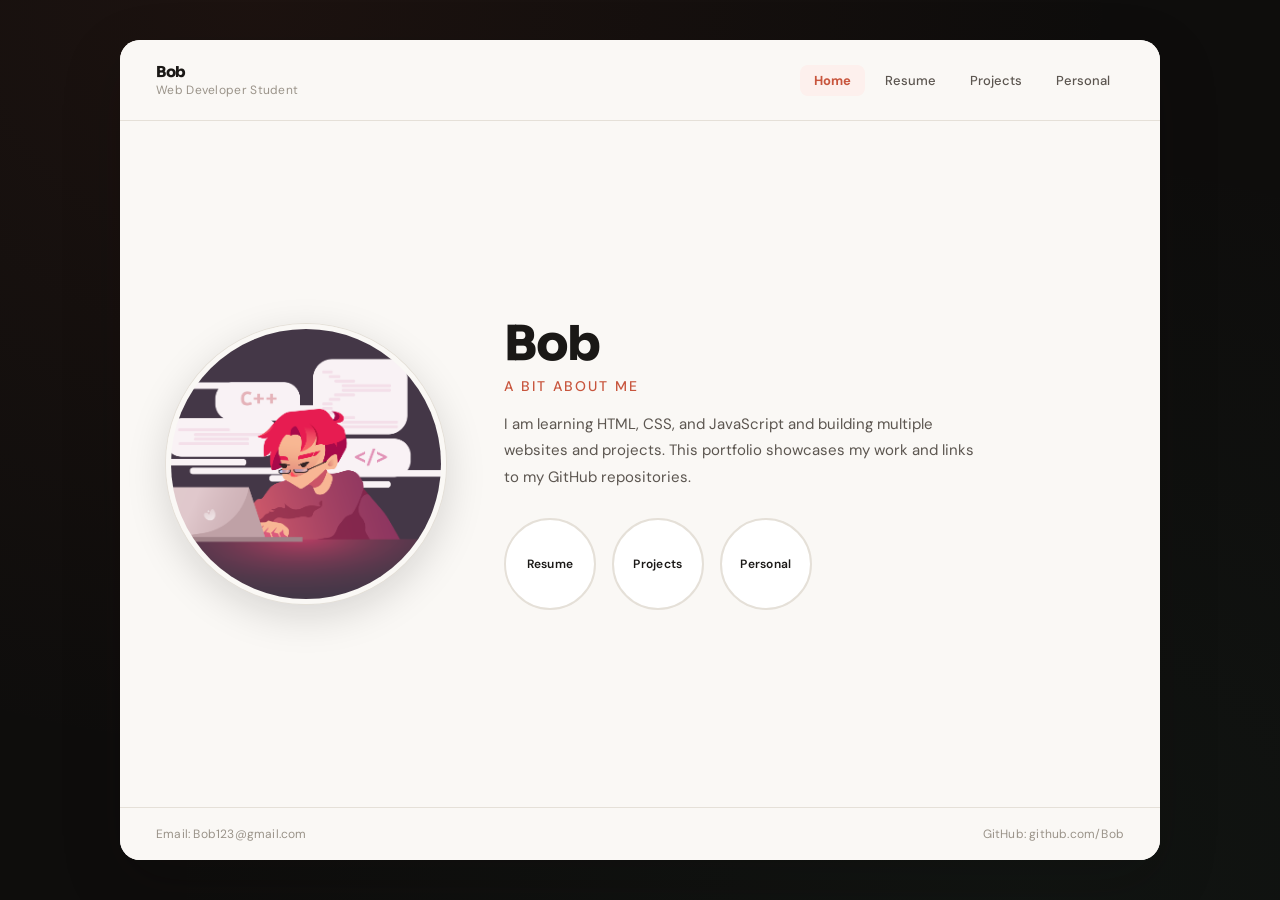
<file: index.html>
<!DOCTYPE html>
<html lang="en">
<head>
<meta charset="UTF-8">
<meta name="viewport" content="width=device-width, initial-scale=1.0">
<title>Portfolio | Home</title>
<link rel="preconnect" href="https://fonts.googleapis.com">
<link rel="preconnect" href="https://fonts.gstatic.com" crossorigin>
<link href="https://fonts.googleapis.com/css2?family=DM+Sans:wght@400;500;600;700&family=Sora:wght@600;700;800&display=swap" rel="stylesheet">
<link rel="stylesheet" href="style.css">
</head>
<body>

<div class="page-wrap">
<div class="site">

<header class="topbar">
<div class="brand">
<div class="brand-name">Bob</div>
<div class="brand-title">Web Developer Student</div>
</div>

<nav class="nav">
<a href="index.html" class="active">Home</a>
<a href="resume.html">Resume</a>
<a href="projects.html">Projects</a>
<a href="personal.html">Personal</a>
</nav>
</header>

<main class="main home-page">
<section class="hero">

<div class="photo-wrap">
<img src="PFP.jpg" alt="Profile Photo" class="photo">
</div>

<div class="hero-content">
<h1>Bob</h1>
<h3>A Bit About Me</h3>

<p>
I am learning HTML, CSS, and JavaScript and building multiple websites
and projects. This portfolio showcases my work and links to my GitHub repositories.
</p>

<div class="circle-links">
<a href="resume.html" class="circle resume">Resume</a>
<a href="projects.html" class="circle research">Projects</a>
<a href="personal.html" class="circle personal">Personal</a>
</div>
</div>

</section>
</main>


<footer class="footer">
<span>Email: Bob123@gmail.com</span>
<span>GitHub: github.com/Bob</span>
</footer>

</div>
</div>

</body>
</html>
</file>
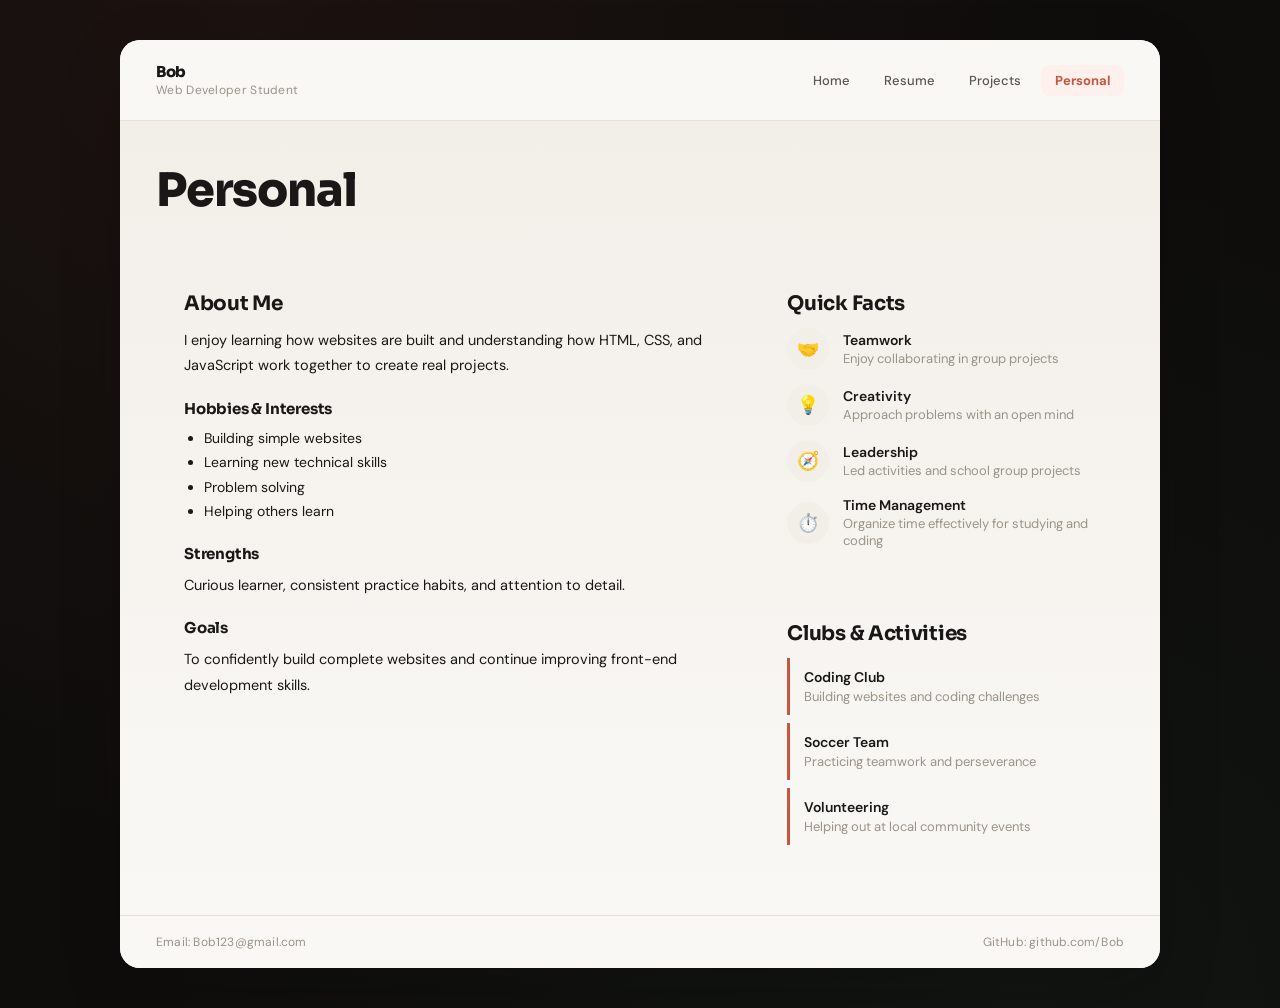
<file: personal.html>
<!DOCTYPE html>
<html lang="en">
<head>
<meta charset="UTF-8">
<meta name="viewport" content="width=device-width, initial-scale=1.0">
<title>Portfolio | Personal</title>
<link rel="preconnect" href="https://fonts.googleapis.com">
<link rel="preconnect" href="https://fonts.gstatic.com" crossorigin>
<link href="https://fonts.googleapis.com/css2?family=DM+Sans:wght@400;500;600;700&family=Sora:wght@600;700;800&display=swap" rel="stylesheet">
<link rel="stylesheet" href="style.css">
</head>
<body>

<div class="page-wrap">
<div class="site">

<header class="topbar">
<div class="brand">
<div class="brand-name">Bob</div>
<div class="brand-title">Web Developer Student</div>
</div>
<nav class="nav">
<a href="index.html">Home</a>
<a href="resume.html">Resume</a>
<a href="projects.html">Projects</a>
<a href="personal.html" class="active">Personal</a>
</nav>
</header>

<main class="main personal-page">

<h1 class="page-title">Personal</h1>
<div class="page-divider"></div>

<div class="personal-grid">

<!-- Left column: About Me -->
<section class="card">
<h2 class="card-title">About Me</h2>
<p class="card-text">
I enjoy learning how websites are built and understanding
how HTML, CSS, and JavaScript work together to create real projects.
</p>

<h3 class="subhead">Hobbies &amp; Interests</h3>
<ul class="simple-list">
<li>Building simple websites</li>
<li>Learning new technical skills</li>
<li>Problem solving</li>
<li>Helping others learn</li>
</ul>

<h3 class="subhead">Strengths</h3>
<p class="card-text">Curious learner, consistent practice habits, and attention to detail.</p>

<h3 class="subhead">Goals</h3>
<p class="card-text">To confidently build complete websites and continue improving front-end development skills.</p>
</section>

<!-- Right column: Quick Facts + Clubs -->
<div class="personal-right">

<section class="card">
<h2 class="card-title">Quick Facts</h2>
<div class="facts-list">
<div class="fact-item">
<div class="fact-icon">🤝</div>
<div>
<div class="fact-title">Teamwork</div>
<div class="fact-text">Enjoy collaborating in group projects</div>
</div>
</div>
<div class="fact-item">
<div class="fact-icon">💡</div>
<div>
<div class="fact-title">Creativity</div>
<div class="fact-text">Approach problems with an open mind</div>
</div>
</div>
<div class="fact-item">
<div class="fact-icon">🧭</div>
<div>
<div class="fact-title">Leadership</div>
<div class="fact-text">Led activities and school group projects</div>
</div>
</div>
<div class="fact-item">
<div class="fact-icon">⏱️</div>
<div>
<div class="fact-title">Time Management</div>
<div class="fact-text">Organize time effectively for studying and coding</div>
</div>
</div>
</div>
</section>

<section class="card">
<h2 class="card-title">Clubs &amp; Activities</h2>
<ul class="club-list">
<li>
<div class="club-title">Coding Club</div>
<div class="club-desc">Building websites and coding challenges</div>
</li>
<li>
<div class="club-title">Soccer Team</div>
<div class="club-desc">Practicing teamwork and perseverance</div>
</li>
<li>
<div class="club-title">Volunteering</div>
<div class="club-desc">Helping out at local community events</div>
</li>
</ul>
</section>

</div>
</div>

</main>

<footer class="footer">
<span>Email:  Bob123@gmail.com</span>
<span>GitHub: github.com/Bob</span>
</footer>

</div>
</div>

</body>
</html>
</file>
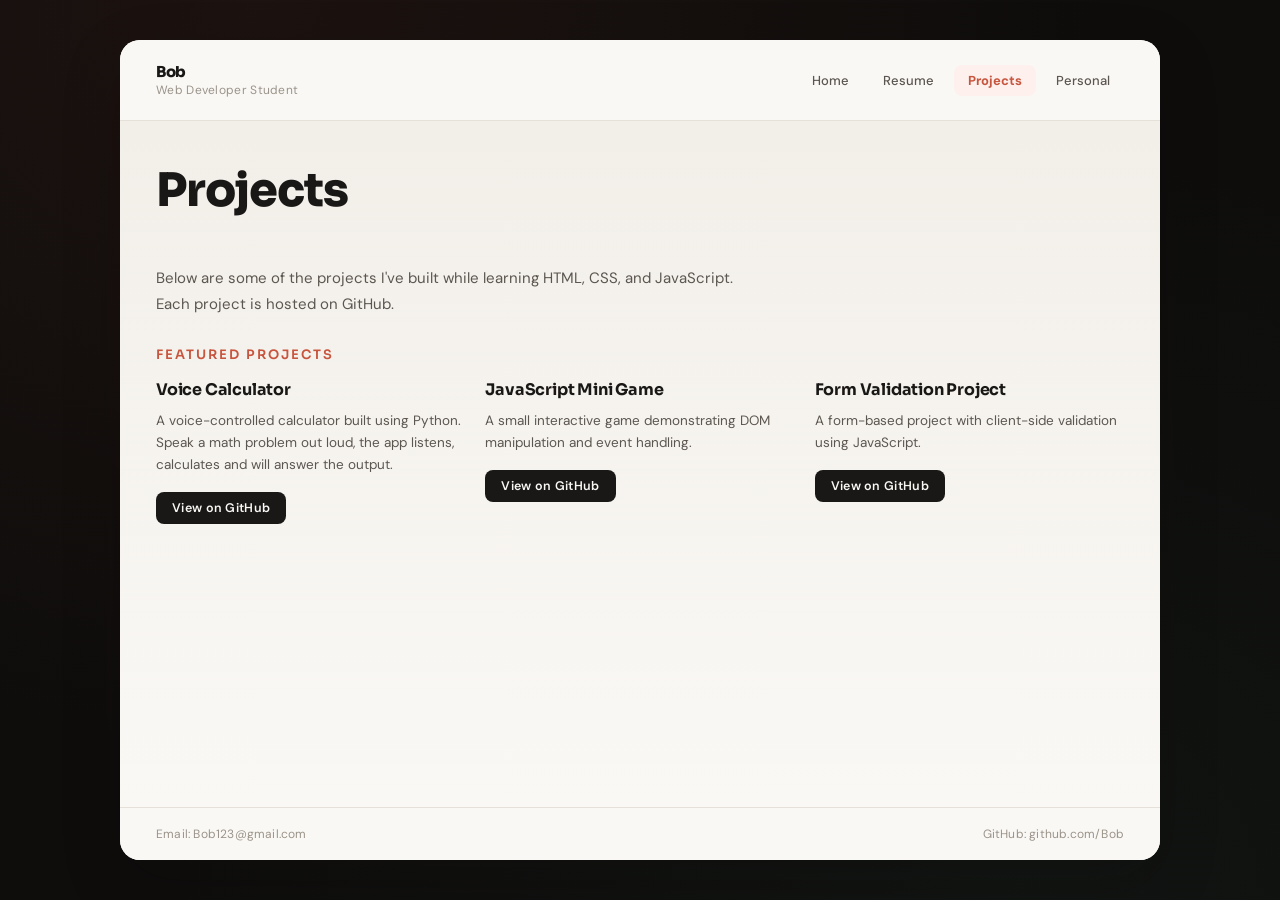
<file: projects.html>
<!DOCTYPE html>
<html lang="en">
<head>
<meta charset="UTF-8">
<meta name="viewport" content="width=device-width, initial-scale=1.0">
<title>Portfolio | Projects</title>
<link rel="preconnect" href="https://fonts.googleapis.com">
<link rel="preconnect" href="https://fonts.gstatic.com" crossorigin>
<link href="https://fonts.googleapis.com/css2?family=DM+Sans:wght@400;500;600;700&family=Sora:wght@600;700;800&display=swap" rel="stylesheet">
<link rel="stylesheet" href="style.css">
</head>
<body>

<div class="page-wrap">
<div class="site">

<header class="topbar">
<div class="brand">
<div class="brand-name">Bob</div>
<div class="brand-title">Web Developer Student</div>
</div>
<nav class="nav">
<a href="index.html">Home</a>
<a href="resume.html">Resume</a>
<a href="projects.html" class="active">Projects</a>
<a href="personal.html">Personal</a>
</nav>
</header>

<main class="main resume-page">

<h1 class="page-title">Projects</h1>
<div class="page-divider"></div>

<p class="projects-intro">
Below are some of the projects I've built while learning HTML, CSS,
and JavaScript. Each project is hosted on GitHub.
</p>

<h3 class="projects-subtitle">Featured Projects</h3>

<div class="projects-grid">

<div class="project-card">
<h4>Voice Calculator</h4>
<p>A voice-controlled calculator built using Python. Speak a math problem out loud, the app listens, calculates and will answer the output.</p>
<a href="#" target="_blank">View on GitHub</a>
</div>

<div class="project-card">
<h4>JavaScript Mini Game</h4>
<p>A small interactive game demonstrating DOM manipulation and event handling.</p>
<a href="#" target="_blank">View on GitHub</a>
</div>

<div class="project-card">
<h4>Form Validation Project</h4>
<p>A form-based project with client-side validation using JavaScript.</p>
<a href="#" target="_blank">View on GitHub</a>
</div>

</div>

</main>

<footer class="footer">
<span>Email:  Bob123@gmail.com</span>
<span>GitHub: github.com/Bob</span>
</footer>

</div>
</div>

</body>
</html>
</file>
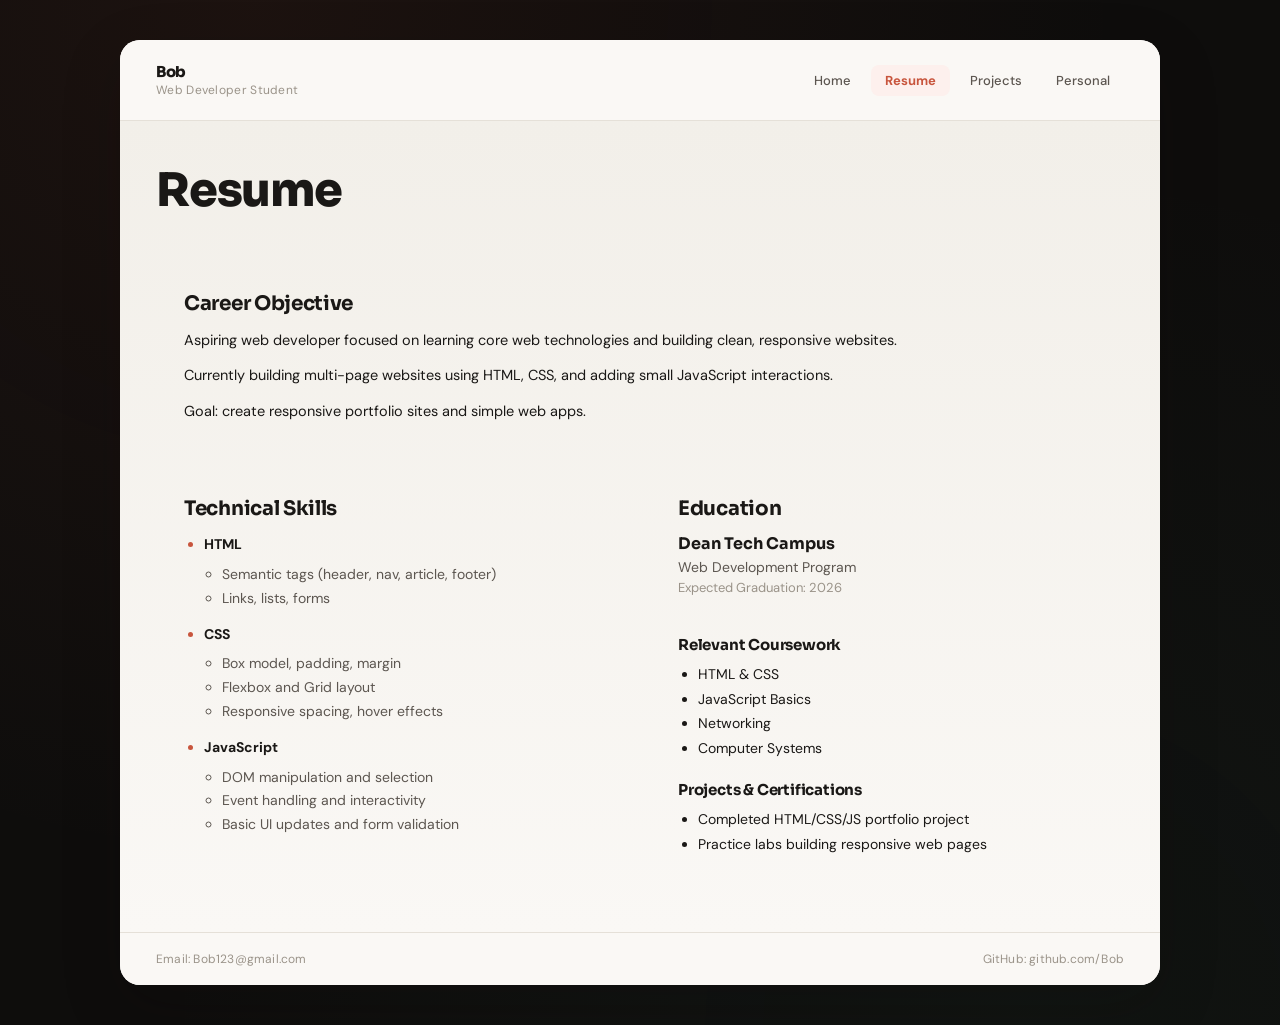
<file: resume.html>
<!DOCTYPE html>
<html lang="en">
<head>
<meta charset="UTF-8">
<meta name="viewport" content="width=device-width, initial-scale=1.0">
<title>Portfolio | Resume</title>
<link rel="preconnect" href="https://fonts.googleapis.com">
<link rel="preconnect" href="https://fonts.gstatic.com" crossorigin>
<link href="https://fonts.googleapis.com/css2?family=DM+Sans:wght@400;500;600;700&family=Sora:wght@600;700;800&display=swap" rel="stylesheet">
<link rel="stylesheet" href="style.css">
</head>
<body>

<div class="page-wrap">
<div class="site">

<header class="topbar">
<div class="brand">
<div class="brand-name">Bob</div>
<div class="brand-title">Web Developer Student</div>
</div>
<nav class="nav">
<a href="index.html">Home</a>
<a href="resume.html" class="active">Resume</a>
<a href="projects.html">Projects</a>
<a href="personal.html">Personal</a>
</nav>
</header>

<main class="main resume-page">

<h1 class="page-title">Resume</h1>
<div class="page-divider"></div>

<!-- Career Objective -->
<section class="card">
<h2 class="card-title">Career Objective</h2>
<p class="card-text">Aspiring web developer focused on learning core web technologies and building clean, responsive websites.</p>
<p class="card-text">Currently building multi-page websites using HTML, CSS, and adding small JavaScript interactions.</p>
<p class="card-text">Goal: create responsive portfolio sites and simple web apps.</p>
</section>

<!-- Two-column grid -->
<div class="resume-grid">

<section class="card">
<h2 class="card-title">Technical Skills</h2>
<ul class="skill-list">
<li><strong>HTML</strong>
<ul>
<li>Semantic tags (header, nav, article, footer)</li>
<li>Links, lists, forms</li>
</ul>
</li>
<li><strong>CSS</strong>
<ul>
<li>Box model, padding, margin</li>
<li>Flexbox and Grid layout</li>
<li>Responsive spacing, hover effects</li>
</ul>
</li>
<li><strong>JavaScript</strong>
<ul>
<li>DOM manipulation and selection</li>
<li>Event handling and interactivity</li>
<li>Basic UI updates and form validation</li>
</ul>
</li>
</ul>
</section>

<section class="card">
<h2 class="card-title">Education</h2>
<div class="edu-block">
<div class="edu-school">Dean Tech Campus</div>
<div class="edu-program">Web Development Program</div>
<div class="edu-grad">Expected Graduation: 2026</div>
</div>
<div class="mini-divider"></div>
<h3 class="subhead">Relevant Coursework</h3>
<ul class="simple-list">
<li>HTML &amp; CSS</li>
<li>JavaScript Basics</li>
<li>Networking</li>
<li>Computer Systems</li>
</ul>
<h3 class="subhead">Projects &amp; Certifications</h3>
<ul class="simple-list">
<li>Completed HTML/CSS/JS portfolio project</li>
<li>Practice labs building responsive web pages</li>
</ul>
</section>

</div>
</main>

<footer class="footer">
<span>Email:  Bob123@gmail.com</span>
<span>GitHub: github.com/Bob</span>
</footer>

</div>
</div>

</body>
</html>
</file>
<file: style.css>
:root {
--bg-deep:    #0e0d0c;
--bg-site:    #faf8f5;
--bg-card:    #ffffff;
--bg-subtle:  #f2efe9;
--text-primary:   #1a1816;
--text-secondary: #5c5650;
--text-muted:     #9a9389;
--border:     #e5e0d8;
--accent:     #c8553d;
--accent-soft: #fdf0ed;
--green-tag:  #3d8c6e;
--green-soft: #eaf5f0;
--gold-tag:   #b8860b;
--gold-soft:  #fdf6e3;
--shadow-sm:  0 2px 8px rgba(14,13,12,0.06);
--shadow-md:  0 8px 30px rgba(14,13,12,0.10);
--shadow-lg:  0 20px 60px rgba(14,13,12,0.18);
--radius-sm:  8px;
--radius-md:  14px;
--radius-lg:  20px;
}

* { box-sizing: border-box; margin: 0; padding: 0; }

body {
font-family: 'DM Sans', sans-serif;
background: var(--bg-deep);
color: var(--text-primary);
-webkit-font-smoothing: antialiased;
}
@keyframes fadeUp {
from { opacity: 0; transform: translateY(24px); }
to   { opacity: 1; transform: translateY(0); }
}

@keyframes fadeIn {
from { opacity: 0; }
to   { opacity: 1; }
}

@keyframes scaleIn {
from { opacity: 0; transform: scale(0.92); }
to   { opacity: 1; transform: scale(1); }
}

@keyframes dividerGrow {
from { width: 0; }
to   { width: 100%; }
}

@keyframes fadeUp {
from { opacity: 0; transform: translateY(24px); }
to   { opacity: 1; transform: translateY(0); }
}

@keyframes fadeIn {
from { opacity: 0; }
to   { opacity: 1; }
}

@keyframes scaleIn {
from { opacity: 0; transform: scale(0.92); }
to   { opacity: 1; transform: scale(1); }
}

@keyframes dividerGrow {
from { width: 0; }
to   { width: 100%; }
}

.page-wrap {
min-height: 100vh;
display: flex;
justify-content: center;
padding: 40px 24px;
background:
  radial-gradient(ellipse at 20% 0%, rgba(200,85,61,0.08) 0%, transparent 60%),
  radial-gradient(ellipse at 80% 100%, rgba(61,140,110,0.06) 0%, transparent 60%),
  var(--bg-deep);
}
.site {
width: 1040px;
max-width: 100%;
background: var(--bg-site);
border-radius: var(--radius-lg);
box-shadow: var(--shadow-lg);
overflow: hidden;
display: flex;
flex-direction: column;
animation: scaleIn 0.6s ease-out both;
}

.topbar {
display: flex;
justify-content: space-between;
align-items: center;
padding: 22px 36px;
border-bottom: 1px solid var(--border);
background: var(--bg-site);
animation: fadeIn 0.5s ease-out 0.2s both;
}
.brand-name {
font-family: 'Sora', sans-serif;
font-weight: 800;
font-size: 15px;
letter-spacing: -0.3px;
color: var(--text-primary);
}

.brand-title {
font-size: 12px;
color: var(--text-muted);
margin-top: 1px;
letter-spacing: 0.3px;
}
.nav {
display: flex;
gap: 6px;
}

.nav a {
text-decoration: none;
font-size: 13px;
font-weight: 500;
color: var(--text-secondary);
padding: 7px 14px;
border-radius: 8px;
transition: all 0.25s ease;
}

.nav a:hover {
color: var(--text-primary);
background: var(--bg-subtle);
}

.nav a.active {
color: var(--accent);
font-weight: 700;
background: var(--accent-soft);
}
.footer {
display: flex;
justify-content: space-between;
padding: 18px 36px;
border-top: 1px solid var(--border);
font-size: 12px;
color: var(--text-muted);
background: var(--bg-site);
letter-spacing: 0.2px;
}
.main {
flex: 1;
padding: 44px 36px;
}
.main.home-page {
display: flex;
align-items: center;
}
.hero {
display: flex;
gap: 48px;
align-items: center;
animation: fadeUp 0.7s ease-out 0.3s both;

}
.photo-wrap {
width: 300px;
height: 300px;
display: flex;
align-items: center;
justify-content: center;
flex-shrink: 0;
}

.photo {
width: 280px;
height: 280px;
border-radius: 50%;
object-fit: cover;
border: 5px solid var(--bg-site);
box-shadow:
0 0 0 1px var(--border),
0 12px 40px rgba(14,13,12,0.15);
transition: transform 0.4s ease, box-shadow 0.4s ease;
}

.photo:hover {
transform: scale(1.03);
box-shadow:
0 0 0 1px var(--accent),
0 16px 50px rgba(200,85,61,0.18);
}
.hero-content h1 {
font-family: 'Sora', sans-serif;
font-size: 48px;
font-weight: 800;
letter-spacing: -1.5px;
line-height: 1.1;
margin: 0 0 6px;
}

.hero-content h3 {
font-size: 14px;
font-weight: 500;
color: var(--accent);
letter-spacing: 2px;
text-transform: uppercase;
margin: 0 0 16px;
}

.hero-content p {
max-width: 480px;
font-size: 15px;
line-height: 1.75;
color: var(--text-secondary);
}
.circle-links {
display: flex;
gap: 16px;
margin-top: 28px;
}

.circle {
width: 92px;
height: 92px;
border-radius: 50%;
text-decoration: none;
color: var(--text-primary);
font-size: 12px;
font-weight: 600;
letter-spacing: 0.3px;
display: flex;
align-items: center;
justify-content: center;
border: 2px solid var(--border);
background: var(--bg-card);
transition: all 0.3s ease;
}

.circle:hover {
transform: translateY(-6px);
box-shadow: var(--shadow-md);
border-color: transparent;
}

.circle.resume:hover { border-color: var(--green-tag); color: var(--green-tag); }
.circle.research:hover { border-color: var(--gold-tag); color: var(--gold-tag); }
.circle.personal:hover { border-color: var(--accent); color: var(--accent); }
.page-title {
font-family: 'Sora', sans-serif;
font-size: 46px;
font-weight: 800;
letter-spacing: -1.2px;
color: var(--text-primary);
animation: fadeUp 0.6s ease-out 0.2s both;
}

.page-title {
font-family: 'Sora', sans-serif;
font-size: 46px;
font-weight: 800;
letter-spacing: -1.2px;
color: var( -- text-primary);
animation: fadeUp 0.6s ease-out 0.2s both;

}

.page-divider {
height: 2px;
background: linear-gradient(90deg, var( -- accent), var( -- border) 60%,
transparent) ;
margin: 16px 0 28px;
animation: dividerGrow 0.8s ease-out 0.4s both;

}
.card {
background: var( -- bg-card);
border: 1px solid var( -- border);
border-radius: var( -- radius-md);
padding: 26px 28px;
box-shadow: var( -- shadow-sm);
transition: box-shadow 0.3s ease, transform 0.3s ease;
animation: fadeUp 0.6s ease-out 0.4s both;

}

.card:hover {
box-shadow: var( -- shadow-md);
transform: translateY(-2px);

}

.card-title {
font-family: 'Sora', sans-serif;
font-size: 20px;
font-weight: 700;
color: var( -- text-primary);
margin: 0 0 12px;
letter-spacing: -0.3px;

}

.card-text {
margin: 10px 0 0;
font-size: 14.5px;
line-height: 1.75;
color: var( -- text-secondary);

}
.main.resume-page,
.main.personal-page {
padding: 40px 36px 36px;
background: linear-gradient(180deg, var(--bg-subtle) 0%, var(--bg-site) 100%);
}

.mini-divider {
height: 1px;
background: var( -- border);
margin: 18px 0;

}

.subhead {
font-family: 'Sora', sans-serif;
margin: 20px 0 8px;
font-size: 15px;
font-weight: 700;
color: var( -- text-primary);
letter-spacing: -0.2px;

}

.simple-list {
margin: 0 0 14px;
padding-left: 20px;
line-height: 1.75;
color: var( -- text-secondary) ;
font-size: 14px;

}

.simple-list li::marker {
color: var( -- accent);

}
.main.resume-page,

.main.personal-page {
padding: 40px 36px 36px;
background: linear-gradient(180deg, var(--bg-subtle) 0%, var(--bg-site) 100%);
}
.resume-grid {
display: grid;
grid-template-columns: 1fr 1fr;
gap: 20px;
margin-top: 20px;
}

.resume-grid .card:nth-child(1) { animation-delay: 0.5s; }
.resume-grid .card:nth-child(2) { animation-delay: 0.65s; }
.skill-list {
margin: 0;
padding-left: 20px;
font-size: 14px;
line-height: 1.7;
color: var(--text-secondary);
}

.skill-list > li {
margin: 12px 0;
color: var(--text-primary);
font-weight: 600;
}

.skill-list > li::marker { color: var(--accent); }

.skill-list ul {
margin: 6px 0 0;
padding-left: 18px;
font-weight: 400;
color: var(--text-secondary);
}

.edu-block { margin-top: 6px; }

.edu-school {
font-family: 'Sora', sans-serif;
font-weight: 700;
font-size: 16px;
margin-bottom: 4px;
}

.edu-program {
font-size: 14px;
color: var(--text-secondary);
margin: 3px 0;
}

.edu-grad {
font-size: 13px;
color: var(--text-muted);
margin: 3px 0;
}
.projects-intro {
font-size: 15px;
line-height: 1.75;
color: var(--text-secondary);
max-width: 600px;
animation: fadeUp 0.6s ease-out 0.3s both;
}

.projects-subtitle {
font-family: 'Sora', sans-serif;
font-size: 13px;
font-weight: 600;
text-transform: uppercase;
letter-spacing: 2px;
color: var(--accent);
margin-top: 28px;
margin-bottom: 4px;
animation: fadeUp 0.6s ease-out 0.4s both;
}

.projects-grid {
display: grid;
grid-template-columns: repeat(3, 1fr);
gap: 20px;
margin-top: 16px;
}
project-card {
border: 1px solid var(--border);
border-radius: var(--radius-md);
padding: 24px;
background: var(--bg-card);
box-shadow: var(--shadow-sm);
transition: all 0.35s ease;
animation: fadeUp 0.6s ease-out both;
position: relative;
overflow: hidden;
}

.project-card::before {
content: '';
position: absolute;
top: 0;
left: 0;
right: 0;
height: 3px;
background: linear-gradient(90deg, var(--accent), var(--gold-tag));
transform: scaleX(0);
transform-origin: left;
transition: transform 0.35s ease;
}

.project-card:hover::before {
transform: scaleX(1);
}

.project-card:nth-child(1) { animation-delay: 0.45s; }
.project-card:nth-child(2) { animation-delay: 0.55s; }
.project-card:nth-child(3) { animation-delay: 0.65s; }
.project-card:nth-child(4) { animation-delay: 0.75s; }
.project-card:nth-child(5) { animation-delay: 0.85s; }
.project-card:nth-child(6) { animation-delay: 0.95s; }
.project-card:nth-child(n+7) { animation-delay: 1s; }
.project-card h4 {
font-family: 'Sora', sans-serif;
margin: 0 0 10px;
font-size: 16px;
font-weight: 700;
letter-spacing: -0.2px;
}

.project-card p {
margin: 0 0 16px;
font-size: 13.5px;
line-height: 1.65;
color: var(--text-secondary);
}

.project-card a {
display: inline-block;
text-decoration: none;
font-size: 12.5px;
font-weight: 600;
padding: 8px 16px;
border-radius: var(--radius-sm);
background: var(--text-primary);
color: var(--bg-site);
letter-spacing: 0.3px;
transition: all 0.25s ease;
}

.project-card a:hover {
background: var(--accent);
transform: translateY(-1px);
}

.project-card:hover {
transform: translateY(-5px);
box-shadow: var(--shadow-md);
border-color: transparent;
}
.personal-grid {
display: grid;
grid-template-columns: 1.6fr 1fr;
gap: 20px;
align-items: start;
}

.personal-grid > .card { animation-delay: 0.45s; }

.personal-right {
display: grid;
gap: 20px;
}
.facts-list {
display: grid;
gap: 14px;
}

.fact-item {
display: flex;
gap: 14px;
align-items: center;
}

.fact-icon {
width: 42px;
height: 42px;
background: var(--bg-subtle);
border-radius: 50%;
display: flex;
align-items: center;
justify-content: center;
font-size: 18px;
flex-shrink: 0;
}

.fact-title {
font-weight: 600;
font-size: 14px;
color: var(--text-primary);
}

.fact-text {
font-size: 13px;
color: var(--text-muted);
margin-top: 1px;
}
.club-list {
list-style: none;
padding: 0;
margin: 0;
}

.club-list li {
padding: 10px 0 10px 14px;
border-left: 3px solid var(--accent);
margin: 8px 0;
}

.club-title {
font-weight: 600;
font-size: 14px;
color: var(--text-primary);
}

.club-desc {
font-size: 13px;
color: var(--text-muted);
margin-top: 2px;
}
@media (max-width: 768px) {
/* CSS rules here only apply when
   the screen is 768px wide or less */
}

/* =============================
   RESPONSIVE: Phones (600px)
   ============================= */
@media (max-width: 600px) {

/* Reduce outer padding */
.page-wrap {
padding: 16px 6px;
}

/* Remove card rounding on very small screens */
.site {
border-radius: var(--radius-md);
}

/* Stack header vertically */
.topbar {
flex-direction: column;
gap: 12px;
padding: 16px 20px;
text-align: center;
}

/* Nav wraps on small screens */
.nav {
flex-wrap: wrap;
justify-content: center;
}

/* Reduce main padding */
.main {
padding: 28px 18px;
}

/* Smaller hero heading */
.hero-content h1 {
font-size: 28px;
}

/* Smaller page titles */
.page-title {
font-size: 28px;
}

/* Reduce card padding */
.card {
padding: 20px 18px;
}

/* Smaller footer */
.footer {
flex-direction: column;
text-align: center;
gap: 4px;
padding: 14px 20px;
}

}
















































































































































/* =============================
   RESPONSIVE: Tablets (768px)
   ============================= */
@media (max-width: 768px) {

/* Hero stacks vertically */
.hero {
flex-direction: column;
text-align: center;
gap: 28px;
}

/* Center the circle links */
.circle-links {
justify-content: center;
}

/* Shrink the photo */
.photo-wrap {
width: 220px;
height: 220px;
}
.photo {
width: 200px;
height: 200px;
}

/* Shrink the hero heading */
.hero-content h1 {
font-size: 36px;
}

/* All grids become single column */
.resume-grid,
.projects-grid,
.personal-grid {
grid-template-columns: 1fr;
}

/* Page titles shrink */
.page-title {
font-size: 36px;
}

}
</file>
